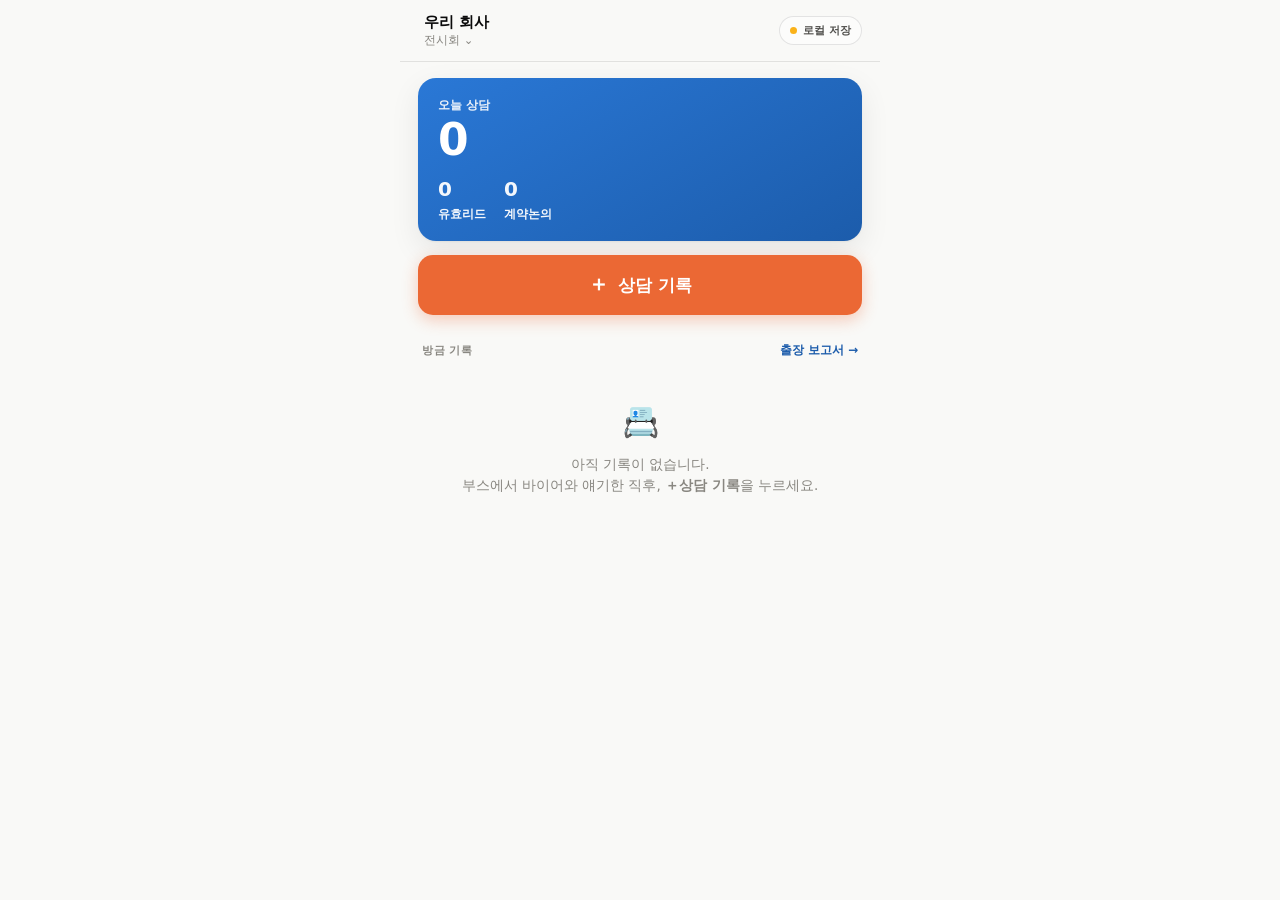
<file: index.html>
<!doctype html>
<html lang="ko">
<head>
<meta charset="utf-8">
<meta name="viewport" content="width=device-width, initial-scale=1, viewport-fit=cover, maximum-scale=1">
<title>온트랙 · 현장 상담 기록</title>
<meta name="theme-color" content="#2a78d6">
<link rel="manifest" href="manifest.webmanifest">
<!-- iOS 홈화면 설치 -->
<meta name="apple-mobile-web-app-capable" content="yes">
<meta name="apple-mobile-web-app-status-bar-style" content="default">
<meta name="apple-mobile-web-app-title" content="온트랙">
<link rel="apple-touch-icon" href="icons/apple-touch-icon.png">
<link rel="stylesheet" href="styles.css">
</head>
<body>
<div class="app">

  <!-- 상단 바 -->
  <header class="topbar">
    <button class="brand" id="openSettings" style="text-align:left">
      <div class="co" id="tbCompany">우리 회사</div>
      <div class="ev" id="tbEvent">전시회 선택 →</div>
    </button>
    <span class="sync local" id="syncBadge"><i></i><span id="syncText">로컬 저장</span></span>
  </header>

  <!-- ── 홈 뷰 ── -->
  <main class="view" id="viewHome">
    <div class="hero">
      <div class="k" id="heroLabel">오늘 상담</div>
      <div class="v" id="heroCount">0</div>
      <div class="mini">
        <span class="m"><b id="heroLeads">0</b> 유효리드</span>
        <span class="m"><b id="heroDeals">0</b> 계약논의</span>
      </div>
    </div>

    <button class="cta hot" id="btnAdd"><span class="plus">＋</span> 상담 기록</button>

    <div class="list-h"><span>방금 기록</span><a id="btnReportLink">출장 보고서 →</a></div>
    <div id="leadList"></div>
  </main>

  <!-- ── 입력 뷰 ── -->
  <main class="view" id="viewCapture" hidden>
    <div class="sheet-h">
      <button class="icon-btn" id="capCancel">✕ 취소</button>
      <h2 id="capTitle">새 상담</h2>
      <span style="width:52px"></span>
    </div>

    <div class="field">
      <div class="field-l">바이어 <span class="opt">— 나중에 보강 가능</span></div>
      <div class="two-col">
        <input class="input" id="fCompany" placeholder="회사명" autocomplete="off">
        <input class="input" id="fName" placeholder="담당자(선택)" autocomplete="off">
      </div>
    </div>

    <div class="field">
      <div class="field-l"><span>관심도</span><span class="opt">— 1개</span></div>
      <div class="chips" id="fGrade">
        <button class="chip grade hot" data-v="hot">🔥 유망</button>
        <button class="chip grade warm" data-v="warm">관심</button>
        <button class="chip grade cold" data-v="cold">참고</button>
      </div>
    </div>

    <div class="field">
      <div class="field-l"><span>상담 유형</span><span class="opt">— 복수</span></div>
      <div class="chips" id="fTypes">
        <button class="chip" data-v="기술협의">기술 협의</button>
        <button class="chip" data-v="샘플요청">샘플 요청</button>
        <button class="chip" data-v="견적요청">견적 요청</button>
        <button class="chip" data-v="대리점문의">대리점 문의</button>
        <button class="chip" data-v="MOU·계약">MOU·계약 논의</button>
        <button class="chip" data-v="단순문의">단순 문의</button>
      </div>
    </div>

    <div class="field">
      <div class="field-l"><span>다음 액션</span><span class="opt">— 복수·선택</span></div>
      <div class="chips" id="fActions">
        <button class="chip" data-v="샘플발송">샘플 발송</button>
        <button class="chip" data-v="견적발송">견적서 발송</button>
        <button class="chip" data-v="재연락">재연락</button>
        <button class="chip" data-v="자료발송">자료 발송</button>
      </div>
    </div>

    <div class="field">
      <div class="field-l"><span>예상 규모</span><span class="opt">— 선택</span></div>
      <div class="chips" id="fScale">
        <button class="chip" data-v="소">소</button>
        <button class="chip" data-v="중">중</button>
        <button class="chip" data-v="대">대</button>
      </div>
    </div>

    <div class="field">
      <div class="field-l"><span>재연락 알림</span><span class="opt">— 선택 · 그날 오전 9시 푸시</span></div>
      <div class="chips" id="fFollowupQuick">
        <button class="chip" data-v="0">없음</button>
        <button class="chip" data-v="1">내일</button>
        <button class="chip" data-v="3">3일 뒤</button>
        <button class="chip" data-v="7">1주 뒤</button>
      </div>
      <input class="input" id="fFollowupDate" type="date" style="margin-top:8px">
      <div class="opt" id="fFollowupHint" style="margin-top:7px;color:var(--ink-3);line-height:1.5"></div>
    </div>

    <div class="field">
      <div class="field-l"><span>한 줄 메모</span><span class="opt">— 선택</span></div>
      <textarea class="textarea" id="fMemo" placeholder="상대가 뭘 원했는지 / 합의 내용 등"></textarea>
    </div>
  </main>

  <!-- ── 확인 뷰 ── -->
  <main class="view" id="viewConfirm" hidden>
    <div class="confirm">
      <div class="check"><span>✓</span></div>
      <h3 id="cfTitle">저장됨</h3>
      <p class="sub" id="cfSub"></p>
      <div class="perf-box">
        <div class="pk">오늘 내 성과</div>
        <div class="perf-3">
          <div class="cell"><div class="v" id="cfCount">0</div><div class="k">상담</div></div>
          <div class="cell"><div class="v hot" id="cfLeads">0</div><div class="k">유효리드</div></div>
          <div class="cell"><div class="v" id="cfDeals">0</div><div class="k">계약논의</div></div>
        </div>
      </div>
      <button class="cta hot" id="cfAgain"><span class="plus">＋</span> 저장하고 새 상담</button>
      <button class="icon-btn link" id="cfHome" style="display:block;width:100%;padding:14px">홈으로</button>
    </div>
  </main>

  <!-- ── 보고서 뷰 ── -->
  <main class="view" id="viewReport" hidden>
    <div class="sheet-h">
      <button class="icon-btn" id="repBack">‹ 홈</button>
      <h2>출장 보고서</h2>
      <span style="width:40px"></span>
    </div>
    <p class="rep-intro">기록된 상담에서 자동 조립됩니다. 총평만 채우고 <b>PDF로 내보내기</b>를 누르세요.</p>
    <div class="field" style="margin-top:14px">
      <div class="field-l">총평 · 시사점</div>
      <textarea class="textarea" id="rNarrative" style="min-height:90px" placeholder="이번 전시 성과 요약과 후속 계획을 적으세요. (보고서에 그대로 실립니다)"></textarea>
    </div>
    <div id="reportDoc"></div>
  </main>

  <!-- 하단 저장 바 (입력 화면 전용) -->
  <div class="footbar" id="footCapture" hidden>
    <div class="footbar-inner">
      <button class="cta accent" id="btnSave">저장</button>
      <div class="tap-count" id="tapCount">등급·유형만 골라도 저장됩니다</div>
    </div>
  </div>
  <!-- 하단 내보내기 바 (보고서 전용) -->
  <div class="footbar" id="footReport" hidden>
    <div class="footbar-inner">
      <button class="cta accent" id="btnExport">📄 PDF로 내보내기</button>
    </div>
  </div>

  <!-- 설정/이벤트 모달 -->
  <div class="modal-bg" id="modalBg" hidden>
    <div class="modal" id="modal"></div>
  </div>

  <div class="toast" id="toast"></div>
</div>

<script src="config.js"></script>
<script src="push.js"></script>
<script src="sync.js"></script>
<script src="app.js"></script>
</body>
</html>
</file>
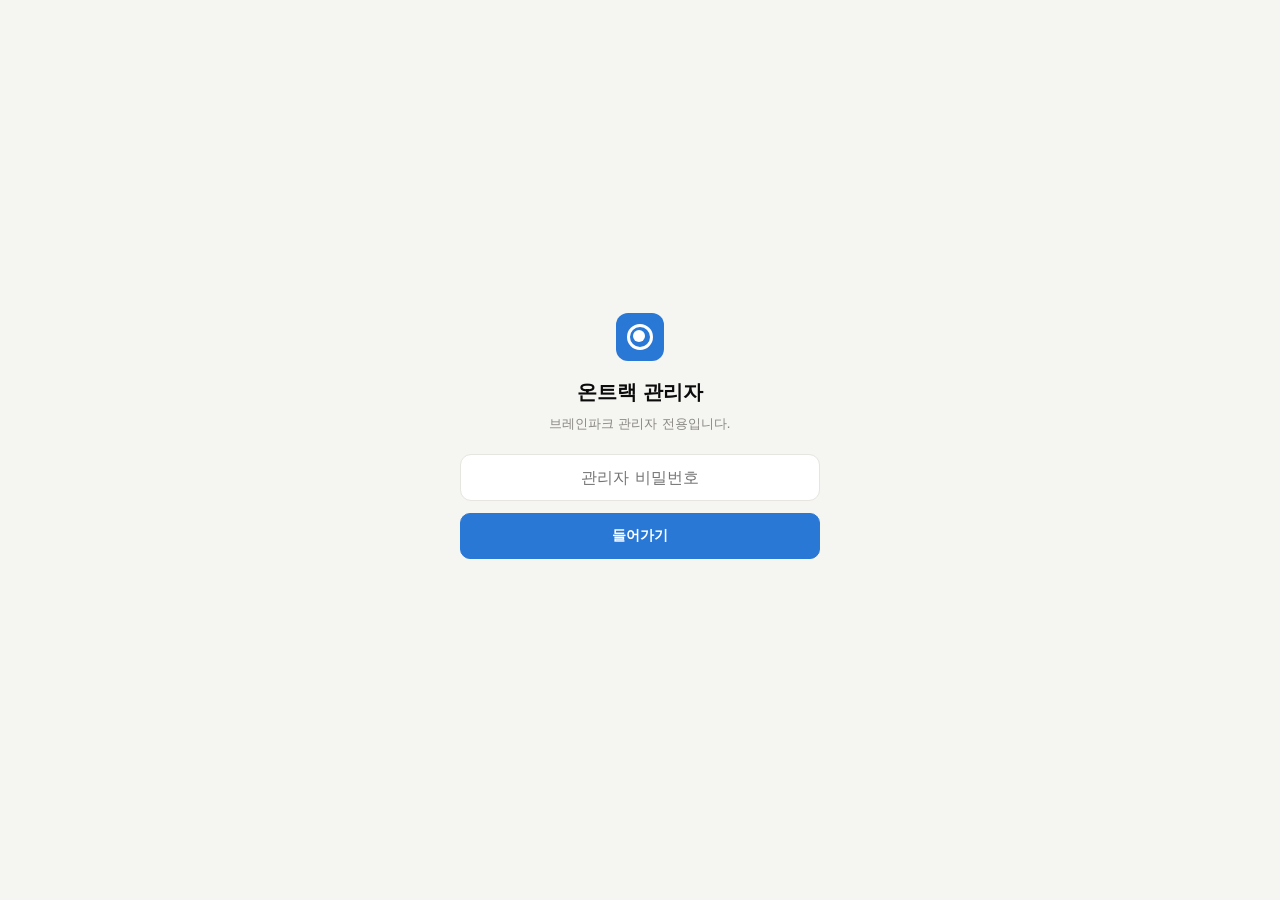
<file: admin.html>
<!doctype html>
<html lang="ko">
<head>
<meta charset="utf-8">
<meta name="viewport" content="width=device-width, initial-scale=1">
<title>온트랙 관리자</title>
<meta name="robots" content="noindex, nofollow">
<style>
  :root {
    --plane:#f5f5f2; --surface:#ffffff; --ink:#0b0b0b; --ink-2:#52514e; --ink-3:#898781;
    --line:#e6e5df; --hairline:rgba(11,11,11,.09);
    --accent:#2a78d6; --accent-deep:#1c5cab; --accent-wash:rgba(42,120,214,.08);
    --good:#0ca30c; --good-text:#087a08; --hot:#eb6834; --warn:#c98a12;
    --shadow:0 1px 2px rgba(11,11,11,.05), 0 12px 34px rgba(11,11,11,.07);
  }
  @media (prefers-color-scheme: dark) {
    :root {
      --plane:#0c0c0c; --surface:#171716; --ink:#fff; --ink-2:#c3c2b7; --ink-3:#8a8880;
      --line:#2a2a28; --hairline:rgba(255,255,255,.09);
      --accent:#3987e5; --accent-deep:#86b6ef; --accent-wash:rgba(57,135,229,.14);
      --good:#0ca30c; --good-text:#35c635; --hot:#d95926; --warn:#fab219;
      --shadow:0 1px 2px rgba(0,0,0,.45), 0 12px 34px rgba(0,0,0,.4);
    }
  }
  * { box-sizing:border-box; }
  body {
    margin:0; background:var(--plane); color:var(--ink);
    font-family:-apple-system,"Apple SD Gothic Neo","Pretendard","Noto Sans KR","Segoe UI",system-ui,sans-serif;
    font-size:15px; line-height:1.55; -webkit-font-smoothing:antialiased;
  }
  button { font-family:inherit; cursor:pointer; border:none; background:none; color:inherit; }
  input, textarea { font-family:inherit; font-size:15px; color:inherit; }
  .wrap { max-width:1000px; margin:0 auto; padding:32px 24px 80px; }

  /* header */
  header { display:flex; align-items:baseline; justify-content:space-between; gap:16px; flex-wrap:wrap; margin-bottom:24px; }
  .brand { display:flex; align-items:center; gap:11px; }
  .logo { width:34px; height:34px; border-radius:9px; background:var(--accent); position:relative; flex:0 0 auto; }
  .logo::before { content:""; position:absolute; inset:8px; border:3px solid #fff; border-radius:50%; }
  .logo::after { content:""; position:absolute; width:9px; height:9px; border-radius:50%; background:#fff; top:12.5px; left:12.5px; }
  h1 { font-size:19px; font-weight:800; margin:0; letter-spacing:-.01em; }
  .sub { font-size:12px; color:var(--ink-3); }
  .hactions { display:flex; align-items:center; gap:10px; }
  .updated { font-size:12px; color:var(--ink-3); }
  .btn { font-size:13.5px; font-weight:700; padding:9px 14px; border-radius:10px; border:1px solid var(--line); background:var(--surface); color:var(--ink-2); }
  .btn:hover { border-color:var(--accent); color:var(--accent-deep); }
  .btn.primary { background:var(--accent); color:#fff; border-color:var(--accent); }
  .btn.primary:hover { background:var(--accent-deep); color:#fff; }
  .btn:disabled { opacity:.5; cursor:default; }

  /* stat cards */
  .stats { display:grid; grid-template-columns:repeat(auto-fit,minmax(150px,1fr)); gap:14px; margin-bottom:22px; }
  .card { background:var(--surface); border:1px solid var(--hairline); border-radius:16px; box-shadow:var(--shadow); }
  .stat { padding:20px 18px; }
  .stat .v { font-size:38px; font-weight:800; line-height:1; font-variant-numeric:tabular-nums; }
  .stat .k { font-size:12.5px; color:var(--ink-3); margin-top:8px; }
  .stat .v.accent { color:var(--accent-deep); }

  /* two-col grid */
  .grid { display:grid; grid-template-columns:1fr 1fr; gap:18px; align-items:start; }
  @media (max-width:760px){ .grid { grid-template-columns:1fr; } }
  .panel { padding:20px; }
  .panel h2 { font-size:14px; font-weight:800; letter-spacing:.02em; margin:0 0 14px; display:flex; align-items:center; justify-content:space-between; }
  .panel h2 .cnt { font-size:12px; font-weight:700; color:var(--ink-3); }

  label { display:block; font-size:12px; font-weight:700; color:var(--ink-2); margin:0 0 6px; }
  .field { margin-bottom:14px; }
  input.f, textarea.f { width:100%; background:var(--plane); border:1.5px solid var(--line); border-radius:10px; padding:11px 13px; outline:none; }
  input.f:focus, textarea.f:focus { border-color:var(--accent); }
  textarea.f { resize:vertical; min-height:80px; line-height:1.5; }
  .send-msg { font-size:13px; margin-top:10px; min-height:18px; }

  /* lists */
  .row { padding:12px 0; border-top:1px solid var(--line); }
  .row:first-child { border-top:0; }
  .row .t { font-size:14px; font-weight:700; }
  .row .b { font-size:13px; color:var(--ink-2); margin-top:2px; line-height:1.45; }
  .row .m { font-size:12px; color:var(--ink-3); margin-top:4px; display:flex; gap:8px; align-items:center; }
  .pill { font-size:11px; font-weight:700; padding:2px 8px; border-radius:99px; background:var(--accent-wash); color:var(--accent-deep); }
  .pill.warn { background:rgba(201,138,18,.12); color:var(--warn); }
  .dev { display:flex; align-items:center; gap:10px; padding:11px 0; border-top:1px solid var(--line); }
  .dev:first-child { border-top:0; }
  .dev .ico { font-size:18px; width:26px; text-align:center; flex:0 0 auto; }
  .dev .dn { font-size:13.5px; font-weight:600; }
  .dev .dt { font-size:11.5px; color:var(--ink-3); margin-left:auto; white-space:nowrap; }
  .empty { color:var(--ink-3); font-size:13px; padding:16px 2px; text-align:center; }

  /* gate */
  .gate { position:fixed; inset:0; background:var(--plane); display:grid; place-items:center; padding:24px; z-index:10; }
  .gate .box { width:100%; max-width:360px; text-align:center; }
  .gate .logo { margin:0 auto 16px; width:48px; height:48px; border-radius:12px; }
  .gate .logo::before { inset:11px; }
  .gate .logo::after { width:12px; height:12px; top:17px; left:17px; }
  .gate h1 { font-size:20px; margin-bottom:6px; }
  .gate p { font-size:13px; color:var(--ink-3); margin:0 0 20px; }
  .gate input { width:100%; text-align:center; padding:13px; font-size:16px; margin-bottom:12px; background:var(--surface); border:1.5px solid var(--line); border-radius:11px; outline:none; }
  .gate input:focus { border-color:var(--accent); }
  .gate .msg { font-size:13px; color:var(--hot); min-height:18px; margin-top:10px; }
  .hidden { display:none !important; }

  .tabs { display:flex; gap:4px; margin-bottom:22px; border-bottom:1px solid var(--hairline); }
  .tab { font-size:14px; font-weight:700; color:var(--ink-3); padding:10px 16px; border-bottom:2px solid transparent; margin-bottom:-1px; }
  .tab.active { color:var(--accent-deep); border-bottom-color:var(--accent); }
  .tab:hover { color:var(--ink); }
  .toolbar { display:flex; gap:10px; flex-wrap:wrap; align-items:flex-end; }
  .toolbar .fld { flex:1 1 140px; } .toolbar .fld.wide { flex:2 1 200px; }
  table.tbl { width:100%; border-collapse:collapse; font-size:13.5px; min-width:600px; }
  table.tbl th { text-align:left; font-size:11px; font-weight:700; letter-spacing:.03em; color:var(--ink-3); text-transform:uppercase; padding:9px 12px; border-bottom:1.5px solid var(--line); white-space:nowrap; }
  table.tbl td { padding:11px 12px; border-bottom:1px solid var(--line); }
  table.tbl tr:last-child td { border-bottom:0; }
  table.tbl .num { font-variant-numeric:tabular-nums; font-weight:700; text-align:right; }
  table.tbl .co { font-weight:700; }
  .codechip { font-family:ui-monospace,SFMono-Regular,Menlo,monospace; font-size:12.5px; font-weight:700; background:var(--accent-wash); color:var(--accent-deep); padding:3px 8px; border-radius:6px; letter-spacing:.06em; cursor:pointer; }
  .codechip:hover { filter:brightness(.96); }
  .toast { position:fixed; bottom:26px; left:50%; transform:translateX(-50%); background:var(--ink); color:var(--plane); font-size:13.5px; font-weight:700; padding:12px 20px; border-radius:99px; box-shadow:var(--shadow); opacity:0; pointer-events:none; transition:opacity .2s, transform .2s; z-index:20; }
  .toast.show { opacity:1; transform:translateX(-50%) translateY(-4px); }
</style>
</head>
<body>

<!-- 비밀번호 게이트 -->
<div class="gate" id="gate">
  <div class="box">
    <div class="logo"></div>
    <h1>온트랙 관리자</h1>
    <p>브레인파크 관리자 전용입니다.</p>
    <input id="gSecret" type="password" placeholder="관리자 비밀번호" autocomplete="current-password">
    <button class="btn primary" id="gEnter" style="width:100%;padding:13px">들어가기</button>
    <div class="msg" id="gMsg"></div>
  </div>
</div>

<!-- 대시보드 -->
<div class="wrap hidden" id="app">
  <header>
    <div class="brand">
      <div class="logo"></div>
      <div>
        <h1>온트랙 관리자</h1>
        <div class="sub">해외전시 현장 상담 기록 · 알림 운영</div>
      </div>
    </div>
    <div class="hactions">
      <span class="updated" id="updated"></span>
      <button class="btn" id="refresh">⟳ 새로고침</button>
      <button class="btn" id="logout">로그아웃</button>
    </div>
  </header>

  <nav class="tabs">
    <button class="tab active" data-tab="monitor">성과 모니터링</button>
    <button class="tab" data-tab="alarm">알림 운영</button>
  </nav>

  <!-- 성과 모니터링 탭 -->
  <div id="tabMonitor">
    <div class="stats">
      <div class="card stat"><div class="v accent" id="cCos">–</div><div class="k">참가기업 (활동/전체)</div></div>
      <div class="card stat"><div class="v" id="cEvents">–</div><div class="k">전시회</div></div>
      <div class="card stat"><div class="v" id="cCons">–</div><div class="k">총 상담</div></div>
      <div class="card stat"><div class="v" id="cLeads">–</div><div class="k">유효 리드</div></div>
      <div class="card stat"><div class="v" id="cDeals">–</div><div class="k">계약·MOU 논의</div></div>
    </div>

    <div class="card panel" style="margin-bottom:18px">
      <h2>참가기업 등록</h2>
      <div class="toolbar">
        <div class="fld wide"><label>회사명</label><input class="f" id="coName" placeholder="예: 에이아이트릭스"></div>
        <div class="fld"><label>업종(선택)</label><input class="f" id="coIndustry" placeholder="의료AI"></div>
        <div class="fld"><label>지역(선택)</label><input class="f" id="coRegion" placeholder="서울"></div>
        <button class="btn primary" id="coCreate" style="padding:11px 18px">등록 · 코드 발급</button>
      </div>
      <div class="send-msg" id="coMsg"></div>
    </div>

    <div class="card panel">
      <h2>회사별 성과 <span class="cnt" id="coCnt"></span></h2>
      <div style="overflow-x:auto"><table class="tbl" id="coTable"></table></div>
    </div>
  </div>

  <!-- 알림 운영 탭 -->
  <div id="tabAlarm" class="hidden">
  <div class="stats">
    <div class="card stat"><div class="v accent" id="stSubs">–</div><div class="k">구독 기기</div></div>
    <div class="card stat"><div class="v" id="stPending">–</div><div class="k">예약 대기(재연락)</div></div>
    <div class="card stat"><div class="v" id="stSent">–</div><div class="k">발송된 리마인더</div></div>
    <div class="card stat"><div class="v" id="stBc">–</div><div class="k">보낸 공지</div></div>
  </div>

  <div class="grid">
    <div>
      <div class="card panel">
        <h2>공지 발송</h2>
        <div class="field"><label>제목</label><input class="f" id="bTitle" placeholder="예: 부스 철수 30분 전 안내"></div>
        <div class="field"><label>내용</label><textarea class="f" id="bBody" placeholder="알림에 표시될 내용"></textarea></div>
        <button class="btn primary" id="bSend" style="width:100%;padding:13px">🔔 전체 기기에 발송</button>
        <div class="send-msg" id="bMsg"></div>
      </div>

      <div class="card panel" style="margin-top:18px">
        <h2>최근 공지 <span class="cnt" id="bcCnt"></span></h2>
        <div id="history"></div>
      </div>
    </div>

    <div>
      <div class="card panel">
        <h2>구독 기기 <span class="cnt" id="devCnt"></span></h2>
        <div id="devices"></div>
      </div>

      <div class="card panel" style="margin-top:18px">
        <h2>예정된 재연락 <span class="cnt" id="upCnt"></span></h2>
        <div id="upcoming"></div>
      </div>
    </div>
  </div>
  </div><!-- /#tabAlarm -->
</div>

<div class="toast" id="toast"></div>

<script src="config.js"></script>
<script>
'use strict';
const CFG = window.ONTRACK_CONFIG || {};
const fnUrl = (n) => `${(CFG.SUPABASE_URL||'').replace(/\/$/,'')}/functions/v1/${n}`;
const SKEY = 'ontrack.admin.secret';
const $ = (id) => document.getElementById(id);
let timer = null;

async function callFn(name, body, secret) {
  const headers = { 'Content-Type':'application/json', 'x-admin-secret': secret };
  if (CFG.SUPABASE_ANON) { headers['apikey']=CFG.SUPABASE_ANON; headers['Authorization']='Bearer '+CFG.SUPABASE_ANON; }
  const res = await fetch(fnUrl(name), { method:'POST', headers, body:JSON.stringify(body||{}) });
  let data={}; try { data=await res.json(); } catch(_){}
  if (!res.ok) { const e=new Error(data.error||('HTTP '+res.status)); e.status=res.status; throw e; }
  return data;
}

const esc = (s) => (s||'').replace(/[&<>"]/g, m=>({'&':'&amp;','<':'&lt;','>':'&gt;','"':'&quot;'}[m]));
function relTime(iso){
  const s=Math.floor((Date.now()-new Date(iso).getTime())/1000);
  if(s<60)return '방금'; if(s<3600)return Math.floor(s/60)+'분 전'; if(s<86400)return Math.floor(s/3600)+'시간 전';
  const d=new Date(iso); return `${d.getMonth()+1}/${d.getDate()}`;
}
function fmtWhen(iso){
  const d=new Date(iso); const wd=['일','월','화','수','목','금','토'][d.getDay()];
  return `${d.getMonth()+1}/${d.getDate()}(${wd}) ${String(d.getHours()).padStart(2,'0')}:${String(d.getMinutes()).padStart(2,'0')}`;
}
function deviceName(ua){
  ua=ua||'';
  let os='기기', ico='📱';
  if(/iPhone/.test(ua)){os='iPhone';ico='📱';} else if(/iPad/.test(ua)){os='iPad';ico='📱';}
  else if(/Android/.test(ua)){os='Android';ico='📱';} else if(/Macintosh|Mac OS/.test(ua)){os='Mac';ico='💻';}
  else if(/Windows/.test(ua)){os='Windows';ico='💻';} else {ico='🖥️';}
  const m=ua.match(/OS (\d+[_\d]*)/); if(m&&/iPhone|iPad/.test(ua)) os+=' '+m[1].replace(/_/g,'.');
  return {os,ico};
}

function render(s){
  $('stSubs').textContent=s.subscriptions;
  $('stPending').textContent=s.reminders.pending;
  $('stSent').textContent=s.reminders.sent;
  $('stBc').textContent=s.broadcasts.total;

  const hist=s.broadcasts.recent||[];
  $('bcCnt').textContent=hist.length?`${hist.length}건`:'';
  $('history').innerHTML = hist.length ? hist.map(b=>`<div class="row">
    <div class="t">${esc(b.title)}</div>
    ${b.body?`<div class="b">${esc(b.body)}</div>`:''}
    <div class="m"><span class="pill">${b.sent}/${b.total} 도달</span>${b.failed?`<span class="pill warn">실패 ${b.failed}</span>`:''}<span>${esc(fmtWhen(b.created_at))}</span></div>
  </div>`).join('') : '<div class="empty">아직 발송한 공지가 없습니다.</div>';

  const devs=s.devices||[];
  $('devCnt').textContent=devs.length?`${devs.length}대`:'';
  $('devices').innerHTML = devs.length ? devs.map(d=>{const n=deviceName(d.ua);return `<div class="dev">
    <span class="ico">${n.ico}</span><span class="dn">${esc(n.os)}</span><span class="dt">${esc(relTime(d.created_at))} 등록</span>
  </div>`;}).join('') : '<div class="empty">아직 알림을 켠 기기가 없습니다.</div>';

  const up=s.upcoming||[];
  $('upCnt').textContent=up.length?`${up.length}건`:'';
  $('upcoming').innerHTML = up.length ? up.map(r=>`<div class="row">
    <div class="t">${esc(r.title)}</div>
    <div class="m"><span class="pill">${esc(fmtWhen(r.fire_at))}</span></div>
  </div>`).join('') : '<div class="empty">예정된 재연락 알림이 없습니다.</div>';

  $('updated').textContent='업데이트 '+new Date(s.generatedAt).toLocaleTimeString('ko-KR',{hour:'2-digit',minute:'2-digit',second:'2-digit'});
}

async function load(){
  const secret=localStorage.getItem(SKEY); if(!secret) return false;
  try { render(await callFn('admin-stats',{},secret)); return true; }
  catch(e){ if(e.status===403){ logout(); } return false; }
}

let activeTab='monitor';
function switchTab(t){ activeTab=t;
  document.querySelectorAll('.tab').forEach(b=>b.classList.toggle('active', b.dataset.tab===t));
  $('tabMonitor').classList.toggle('hidden', t!=='monitor');
  $('tabAlarm').classList.toggle('hidden', t!=='alarm');
  loadActive();
}
function loadActive(){ return activeTab==='monitor' ? loadMonitor() : load(); }

function renderMonitor(m){
  const c=m.cohort;
  $('cCos').textContent=`${c.activeCompanies}/${c.companies}`;
  $('cEvents').textContent=c.events; $('cCons').textContent=c.consultations;
  $('cLeads').textContent=c.leads; $('cDeals').textContent=c.deals;
  const rows=m.companies||[]; $('coCnt').textContent=rows.length?`${rows.length}개사`:'';
  const t=$('coTable');
  if(!rows.length){ t.innerHTML='<tbody><tr><td style="color:var(--ink-3);padding:18px">등록된 참가기업이 없습니다. 위에서 등록하세요.</td></tr></tbody>'; return; }
  t.innerHTML='<thead><tr><th>회사</th><th>코드</th><th style="text-align:right">전시회</th><th style="text-align:right">상담</th><th style="text-align:right">유효리드</th><th style="text-align:right">계약논의</th><th>최근활동</th></tr></thead><tbody>'+
    rows.map(r=>`<tr>
      <td class="co">${esc(r.name)}${r.industry?`<br><span style="color:var(--ink-3);font-weight:400;font-size:12px">${esc(r.industry)}${r.region?' · '+esc(r.region):''}</span>`:''}</td>
      <td><span class="codechip" data-code="${esc(r.code)}" title="클릭 복사">${esc(r.code)}</span></td>
      <td class="num">${r.events}</td><td class="num">${r.consultations}</td><td class="num">${r.leads}</td><td class="num">${r.deals}</td>
      <td style="color:var(--ink-3);font-size:12.5px">${r.lastActivity?esc(relTime(r.lastActivity)):'–'}</td>
    </tr>`).join('')+'</tbody>';
  t.querySelectorAll('.codechip').forEach(el=>el.onclick=()=>{ if(navigator.clipboard) navigator.clipboard.writeText(el.dataset.code); toast('코드 복사됨 · '+el.dataset.code); });
}
async function loadMonitor(){
  const secret=localStorage.getItem(SKEY); if(!secret) return false;
  try { renderMonitor(await callFn('monitor-stats',{},secret));
    $('updated').textContent='업데이트 '+new Date().toLocaleTimeString('ko-KR',{hour:'2-digit',minute:'2-digit',second:'2-digit'}); return true; }
  catch(e){ if(e.status===403) logout(); return false; }
}
function enterApp(){ $('gate').classList.add('hidden'); $('app').classList.remove('hidden'); loadActive(); if(timer)clearInterval(timer); timer=setInterval(loadActive,30000); }
function logout(){ localStorage.removeItem(SKEY); if(timer)clearInterval(timer); $('app').classList.add('hidden'); $('gate').classList.remove('hidden'); $('gSecret').value=''; $('gMsg').textContent=''; }

let toastT;
function toast(m){ const t=$('toast'); t.textContent=m; t.classList.add('show'); clearTimeout(toastT); toastT=setTimeout(()=>t.classList.remove('show'),2400); }

// 게이트 진입
async function tryEnter(){
  const secret=$('gSecret').value.trim(); if(!secret){ $('gMsg').textContent='비밀번호를 입력하세요'; return; }
  if(!CFG.SUPABASE_URL){ $('gMsg').textContent='서버 설정이 없습니다'; return; }
  $('gMsg').textContent='확인 중…'; $('gEnter').disabled=true;
  try { await callFn('admin-stats',{},secret); localStorage.setItem(SKEY,secret); enterApp(); }
  catch(e){ $('gMsg').textContent = e.status===403 ? '비밀번호가 틀렸습니다' : ('오류: '+e.message); }
  finally { $('gEnter').disabled=false; }
}
$('gEnter').onclick=tryEnter;
$('gSecret').addEventListener('keydown',e=>{ if(e.key==='Enter') tryEnter(); });
$('refresh').onclick=()=>{ loadActive(); };
$('logout').onclick=logout;
document.querySelectorAll('.tab').forEach(b=>b.onclick=()=>switchTab(b.dataset.tab));
$('coCreate').onclick=async()=>{
  const name=$('coName').value.trim(), industry=$('coIndustry').value.trim(), region=$('coRegion').value.trim();
  const secret=localStorage.getItem(SKEY); const msg=$('coMsg');
  if(!name){ msg.style.color='var(--hot)'; msg.textContent='회사명을 입력하세요'; return; }
  msg.style.color='var(--ink-3)'; msg.textContent='등록 중…'; $('coCreate').disabled=true;
  try{
    const r=await callFn('company-create',{name,industry,region},secret);
    msg.style.color='var(--good-text)';
    msg.innerHTML=`<b>${esc(r.name)}</b> 등록됨 · 참여 코드 <span class="codechip">${esc(r.code)}</span> — 이 코드를 참가기업에 전달하세요.`;
    $('coName').value=''; $('coIndustry').value=''; $('coRegion').value=''; loadMonitor();
  }catch(e){ msg.style.color='var(--hot)'; msg.textContent = e.status===403?'권한 오류(재로그인)':('오류: '+e.message); }
  finally{ $('coCreate').disabled=false; }
};
$('bSend').onclick=async()=>{
  const title=$('bTitle').value.trim(), body=$('bBody').value.trim(), secret=localStorage.getItem(SKEY);
  const msg=$('bMsg');
  if(!title){ msg.style.color='var(--hot)'; msg.textContent='제목을 입력하세요'; return; }
  if(!confirm(`전체 구독 기기에 공지를 발송합니다.\n\n제목: ${title}\n\n계속할까요?`)) return;
  msg.style.color='var(--ink-3)'; msg.textContent='발송 중…'; $('bSend').disabled=true;
  try {
    const r=await callFn('broadcast',{title,body},secret);
    msg.style.color='var(--good-text)'; msg.textContent=`${r.sent}대에 발송됨${r.failed?` (실패 ${r.failed})`:''}`;
    $('bTitle').value=''; $('bBody').value=''; toast('공지를 발송했습니다'); load();
  } catch(e){ msg.style.color='var(--hot)'; msg.textContent = e.status===403?'권한 오류(로그아웃 후 재로그인)':('오류: '+e.message); }
  finally { $('bSend').disabled=false; }
}

// 저장된 세션 있으면 자동 진입
if(localStorage.getItem(SKEY)) enterApp();
</script>
</body>
</html>
</file>
<file: styles.css>
:root {
  --plane: #f9f9f7;
  --surface: #fcfcfb;
  --ink: #0b0b0b;
  --ink-2: #52514e;
  --ink-3: #898781;
  --line: #e1e0d9;
  --hairline: rgba(11, 11, 11, .10);
  --accent: #2a78d6;
  --accent-deep: #1c5cab;
  --accent-soft: #cde2fb;
  --accent-wash: rgba(42, 120, 214, .08);
  --good: #0ca30c;
  --good-text: #006300;
  --hot: #eb6834;
  --hot-wash: rgba(235, 104, 52, .12);
  --warn: #fab219;
  --shadow: 0 1px 2px rgba(11, 11, 11, .05), 0 10px 30px rgba(11, 11, 11, .08);
  --safe-top: env(safe-area-inset-top, 0px);
  --safe-bottom: env(safe-area-inset-bottom, 0px);
}
@media (prefers-color-scheme: dark) {
  :root {
    --plane: #0d0d0d; --surface: #1a1a19; --ink: #ffffff; --ink-2: #c3c2b7; --ink-3: #898781;
    --line: #2c2c2a; --hairline: rgba(255, 255, 255, .10);
    --accent: #3987e5; --accent-deep: #86b6ef; --accent-soft: #184f95; --accent-wash: rgba(57, 135, 229, .14);
    --good: #0ca30c; --good-text: #35c635; --hot: #d95926; --hot-wash: rgba(217, 89, 38, .18); --warn: #fab219;
    --shadow: 0 1px 2px rgba(0, 0, 0, .45), 0 10px 30px rgba(0, 0, 0, .4);
  }
}

* { box-sizing: border-box; -webkit-tap-highlight-color: transparent; }
html, body { height: 100%; }
body {
  margin: 0; background: var(--plane); color: var(--ink);
  font-family: -apple-system, "Apple SD Gothic Neo", "Pretendard", "Noto Sans KR", "Segoe UI", "Malgun Gothic", system-ui, sans-serif;
  font-size: 15px; line-height: 1.55; -webkit-font-smoothing: antialiased;
  overscroll-behavior-y: none;
}
button { font-family: inherit; cursor: pointer; border: none; background: none; color: inherit; }
input, textarea, select { font-family: inherit; font-size: 16px; color: inherit; } /* 16px: iOS 자동 확대 방지 */

.app {
  max-width: 480px; margin: 0 auto; min-height: 100%;
  display: flex; flex-direction: column;
}

/* ── 상단 바 ── */
.topbar {
  position: sticky; top: 0; z-index: 20;
  padding: calc(var(--safe-top) + 12px) 18px 12px;
  background: color-mix(in srgb, var(--plane) 88%, transparent);
  backdrop-filter: saturate(180%) blur(12px);
  border-bottom: 1px solid var(--hairline);
  display: flex; align-items: center; justify-content: space-between; gap: 10px;
}
.topbar .co { font-size: 15px; font-weight: 800; letter-spacing: -.01em; }
.topbar .ev { font-size: 11.5px; color: var(--ink-3); margin-top: 1px; }
.topbar .ev:active { color: var(--accent-deep); }
.sync {
  display: inline-flex; align-items: center; gap: 6px; font-size: 11px; font-weight: 700;
  color: var(--ink-2); background: var(--surface); border: 1px solid var(--hairline);
  padding: 5px 10px; border-radius: 99px; white-space: nowrap;
}
.sync i { width: 7px; height: 7px; border-radius: 50%; background: var(--good); flex: 0 0 auto; }
.sync.local i { background: var(--warn); }

/* ── 뷰 컨테이너 ── */
.view { flex: 1; padding: 16px 18px calc(var(--safe-bottom) + 120px); }
.view[hidden] { display: none; }

/* ── 오늘 성과 히어로 ── */
.hero {
  background: linear-gradient(150deg, var(--accent), var(--accent-deep));
  color: #fff; border-radius: 18px; padding: 18px 20px; box-shadow: var(--shadow);
}
.hero .k { font-size: 12px; font-weight: 600; opacity: .9; }
.hero .v { font-size: 44px; font-weight: 800; line-height: 1; margin: 3px 0 12px; font-variant-numeric: tabular-nums; }
.hero .mini { display: flex; gap: 18px; }
.hero .mini .m { font-size: 12px; font-weight: 600; opacity: .95; }
.hero .mini .m b { display: block; font-size: 20px; font-weight: 800; font-variant-numeric: tabular-nums; }

/* ── 큰 액션 버튼 ── */
.cta {
  display: flex; align-items: center; justify-content: center; gap: 9px;
  width: 100%; color: #fff; font-size: 17px; font-weight: 800;
  border-radius: 15px; padding: 17px; margin-top: 14px;
}
.cta:active { transform: scale(.985); }
.cta.hot { background: var(--hot); box-shadow: 0 5px 16px rgba(235, 104, 52, .32); }
.cta.accent { background: var(--accent); box-shadow: 0 5px 16px rgba(42, 120, 214, .3); }
.cta .plus { font-size: 21px; margin-top: -2px; }

/* ── 리스트 ── */
.list-h {
  display: flex; align-items: baseline; justify-content: space-between;
  font-size: 11px; font-weight: 700; letter-spacing: .05em; color: var(--ink-3);
  margin: 26px 4px 8px; text-transform: uppercase;
}
.list-h a { color: var(--accent-deep); text-transform: none; letter-spacing: 0; font-size: 12px; }
.card { background: var(--surface); border: 1px solid var(--hairline); border-radius: 14px; overflow: hidden; }
.lead { display: flex; align-items: flex-start; gap: 11px; padding: 13px 15px; border-top: 1px solid var(--line); width: 100%; text-align: left; }
.lead:first-child { border-top: 0; }
.lead:active { background: var(--accent-wash); }
.lead .dot { width: 10px; height: 10px; border-radius: 50%; margin-top: 5px; flex: 0 0 auto; }
.lead .dot.hot { background: var(--hot); }
.lead .dot.warm { background: var(--accent); }
.lead .dot.cold { background: var(--ink-3); }
.lead .l-body { flex: 1; min-width: 0; }
.lead .l-co { font-size: 14.5px; font-weight: 700; line-height: 1.3; }
.lead .l-tag { font-size: 12px; color: var(--ink-2); margin-top: 2px; }
.lead .l-time { font-size: 11px; color: var(--ink-3); font-variant-numeric: tabular-nums; flex: 0 0 auto; margin-top: 2px; }

.empty { text-align: center; color: var(--ink-3); font-size: 13.5px; padding: 30px 20px; line-height: 1.6; }
.empty .big { font-size: 30px; margin-bottom: 8px; }

/* ── 입력 화면 ── */
.sheet-h { display: flex; align-items: center; justify-content: space-between; margin-bottom: 6px; }
.sheet-h h2 { font-size: 20px; font-weight: 800; margin: 0; letter-spacing: -.01em; }
.icon-btn { font-size: 15px; font-weight: 700; color: var(--ink-2); padding: 8px 4px; }
.icon-btn.link { color: var(--accent-deep); }

.field { margin-top: 20px; }
.field-l { font-size: 12.5px; font-weight: 700; color: var(--ink-2); margin-bottom: 9px; display: flex; align-items: center; gap: 7px; }
.field-l .opt { font-size: 11px; font-weight: 600; color: var(--ink-3); }
.chips { display: flex; flex-wrap: wrap; gap: 8px; }
.chip {
  font-size: 14px; font-weight: 700; padding: 11px 15px; border-radius: 11px;
  border: 1.5px solid var(--line); color: var(--ink-2); background: var(--surface);
  display: inline-flex; align-items: center; gap: 6px; line-height: 1; user-select: none;
}
.chip:active { transform: scale(.96); }
.chip.sel { border-color: var(--accent); background: var(--accent-wash); color: var(--accent-deep); }
.chip.sel::after { content: "✓"; font-size: 11px; }
.chip.grade { flex: 1; justify-content: center; padding: 14px 10px; font-size: 14.5px; }
.chip.grade.sel::after { content: ""; }
.chip.grade.hot.sel { border-color: var(--hot); background: var(--hot-wash); color: var(--hot); }
.chip.grade.warm.sel { border-color: var(--accent); background: var(--accent-wash); color: var(--accent-deep); }
.chip.grade.cold.sel { border-color: var(--ink-3); background: rgba(137,135,129,.12); color: var(--ink-2); }

.input, .textarea {
  width: 100%; background: var(--surface); border: 1.5px solid var(--line);
  border-radius: 11px; padding: 12px 14px; outline: none;
}
.input:focus, .textarea:focus { border-color: var(--accent); }
.textarea { resize: vertical; min-height: 64px; line-height: 1.5; }
.two-col { display: grid; grid-template-columns: 1fr 1fr; gap: 10px; }

/* ── 저장 바(하단 고정) ── */
.footbar {
  position: fixed; left: 0; right: 0; bottom: 0; z-index: 30;
  padding: 12px 18px calc(var(--safe-bottom) + 12px);
  background: color-mix(in srgb, var(--plane) 90%, transparent);
  backdrop-filter: saturate(180%) blur(12px);
  border-top: 1px solid var(--hairline);
}
.footbar-inner { max-width: 480px; margin: 0 auto; }
.tap-count { text-align: center; font-size: 11px; color: var(--ink-3); margin-top: 8px; }

/* ── 확인(토스트/성공) ── */
.confirm { text-align: center; padding: 20px 6px 0; }
.check { width: 68px; height: 68px; border-radius: 50%; background: var(--good); display: grid; place-items: center; margin: 10px auto 14px; box-shadow: 0 6px 20px rgba(12, 163, 12, .3); }
.check span { color: #fff; font-size: 34px; font-weight: 800; }
.confirm h3 { font-size: 19px; font-weight: 800; margin: 0 0 4px; }
.confirm .sub { font-size: 13px; color: var(--ink-2); margin: 0 0 18px; }
.perf-box { background: var(--surface); border: 1px solid var(--hairline); border-radius: 14px; padding: 15px; margin-bottom: 16px; }
.perf-box .pk { font-size: 11px; font-weight: 700; letter-spacing: .05em; color: var(--ink-3); margin-bottom: 11px; }
.perf-3 { display: grid; grid-template-columns: 1fr 1fr 1fr; gap: 8px; }
.perf-3 .cell .v { font-size: 26px; font-weight: 800; line-height: 1; font-variant-numeric: tabular-nums; }
.perf-3 .cell .v.hot { color: var(--hot); }
.perf-3 .cell .k { font-size: 11px; color: var(--ink-3); margin-top: 4px; }

/* ── 보고서 ── */
.rep-intro { font-size: 13.5px; color: var(--ink-2); margin: 4px 0 4px; line-height: 1.6; }
.report {
  background: #fff; color: #111; border: 1px solid var(--line);
  border-radius: 14px; padding: 26px 24px; margin-top: 16px; box-shadow: var(--shadow);
}
.report * { color: #111; }
.report .r-eyebrow { font-size: 11px; font-weight: 700; letter-spacing: .1em; color: #1c5cab; text-transform: uppercase; }
.report h1 { font-size: 22px; font-weight: 800; margin: 6px 0 2px; letter-spacing: -.01em; }
.report .r-sub { font-size: 13px; color: #555; margin: 0 0 18px; }
.report h4 { font-size: 12px; font-weight: 800; letter-spacing: .04em; color: #444; text-transform: uppercase; margin: 22px 0 10px; border-bottom: 1px solid #e5e5e5; padding-bottom: 6px; }
.r-kpi { display: grid; grid-template-columns: repeat(4, 1fr); gap: 10px; }
.r-kpi .cell { background: #f6f8fc; border: 1px solid #e7eef8; border-radius: 10px; padding: 12px 10px; text-align: center; }
.r-kpi .cell .v { font-size: 24px; font-weight: 800; color: #1c5cab; line-height: 1; font-variant-numeric: tabular-nums; }
.r-kpi .cell .k { font-size: 10.5px; color: #667; margin-top: 5px; }
.r-tbl { width: 100%; border-collapse: collapse; font-size: 12.5px; }
.r-tbl th { text-align: left; font-size: 10px; font-weight: 700; letter-spacing: .04em; color: #888; text-transform: uppercase; padding: 7px 8px; border-bottom: 1.5px solid #e5e5e5; }
.r-tbl td { padding: 8px; border-bottom: 1px solid #eee; vertical-align: top; line-height: 1.45; }
.r-tbl .g-hot { color: #c04a1f; font-weight: 700; }
.r-tbl .g-warm { color: #1c5cab; font-weight: 700; }
.r-tbl .g-cold { color: #888; }
.r-narr { font-size: 13px; line-height: 1.7; white-space: pre-wrap; }
.r-foot { margin-top: 22px; font-size: 10.5px; color: #999; border-top: 1px solid #eee; padding-top: 10px; }

/* ── 모달(설정/이벤트) ── */
.modal-bg { position: fixed; inset: 0; z-index: 50; background: rgba(0,0,0,.4); display: flex; align-items: flex-end; }
.modal-bg[hidden] { display: none; }
.modal {
  background: var(--plane); width: 100%; max-width: 480px; margin: 0 auto;
  border-radius: 20px 20px 0 0; padding: 20px 20px calc(var(--safe-bottom) + 20px);
  max-height: 88vh; overflow-y: auto; box-shadow: 0 -8px 40px rgba(0,0,0,.25);
}
.modal h3 { font-size: 18px; font-weight: 800; margin: 2px 0 4px; }
.modal .m-sub { font-size: 12.5px; color: var(--ink-3); margin: 0 0 16px; }
.modal label { display: block; font-size: 12px; font-weight: 700; color: var(--ink-2); margin: 14px 0 6px; }
.modal .row { display: flex; gap: 10px; }
.modal .row > * { flex: 1; }
.btn-row { display: flex; gap: 10px; margin-top: 22px; }
.btn { flex: 1; text-align: center; padding: 14px; border-radius: 12px; font-size: 15px; font-weight: 800; }
.btn.primary { background: var(--accent); color: #fff; }
.btn.ghost { background: var(--surface); border: 1px solid var(--line); color: var(--ink-2); }
.evlist { margin-top: 8px; }
.evrow { display: flex; align-items: center; gap: 10px; padding: 13px 14px; border: 1px solid var(--hairline); border-radius: 12px; background: var(--surface); margin-bottom: 8px; width: 100%; text-align: left; }
.evrow.active { border-color: var(--accent); background: var(--accent-wash); }
.evrow .e-nm { font-size: 14.5px; font-weight: 700; }
.evrow .e-meta { font-size: 11.5px; color: var(--ink-3); margin-top: 1px; }
.evrow .e-badge { margin-left: auto; font-size: 10.5px; font-weight: 700; color: var(--accent-deep); }
.stat-row { display: grid; grid-template-columns: 1fr 1fr 1fr; gap: 10px; }
.stat { background: var(--surface); border: 1px solid var(--hairline); border-radius: 14px; padding: 17px 10px; text-align: center; }
.stat .sv { font-size: 28px; font-weight: 800; font-variant-numeric: tabular-nums; line-height: 1; }
.stat .sk { font-size: 11px; color: var(--ink-3); margin-top: 6px; }
.bc-row { padding: 12px 2px; border-top: 1px solid var(--line); }
.bc-row:first-child { border-top: 0; }
.bc-row .bt { font-size: 14px; font-weight: 700; }
.bc-row .bb { font-size: 12.5px; color: var(--ink-2); margin-top: 2px; line-height: 1.45; }
.bc-row .bm { font-size: 11px; color: var(--ink-3); margin-top: 4px; }
.notif-box { background: var(--surface); border: 1px solid var(--hairline); border-radius: 12px; padding: 13px 14px; font-size: 13px; color: var(--ink-2); line-height: 1.5; }
.notif-box .ni { display: block; }
.notif-box .ni b { color: var(--ink); font-weight: 700; }

.toast {
  position: fixed; left: 50%; bottom: calc(var(--safe-bottom) + 90px); transform: translateX(-50%);
  background: var(--ink); color: var(--plane); font-size: 13px; font-weight: 700;
  padding: 11px 18px; border-radius: 99px; z-index: 60; box-shadow: var(--shadow);
  opacity: 0; pointer-events: none; transition: opacity .2s, transform .2s;
}
.toast.show { opacity: 1; transform: translateX(-50%) translateY(-4px); }

/* ── 인쇄(보고서 PDF) ── */
@media print {
  @page { size: A4; margin: 14mm; }
  body { background: #fff; }
  .topbar, .footbar, .rep-intro, .sheet-h, .toast, .modal-bg, .field { display: none !important; }
  .app { max-width: none; }
  .view { padding: 0; }
  .report { border: none; box-shadow: none; border-radius: 0; padding: 0; margin: 0; }
  .r-kpi .cell { background: #f6f8fc !important; -webkit-print-color-adjust: exact; print-color-adjust: exact; }
}
</file>
